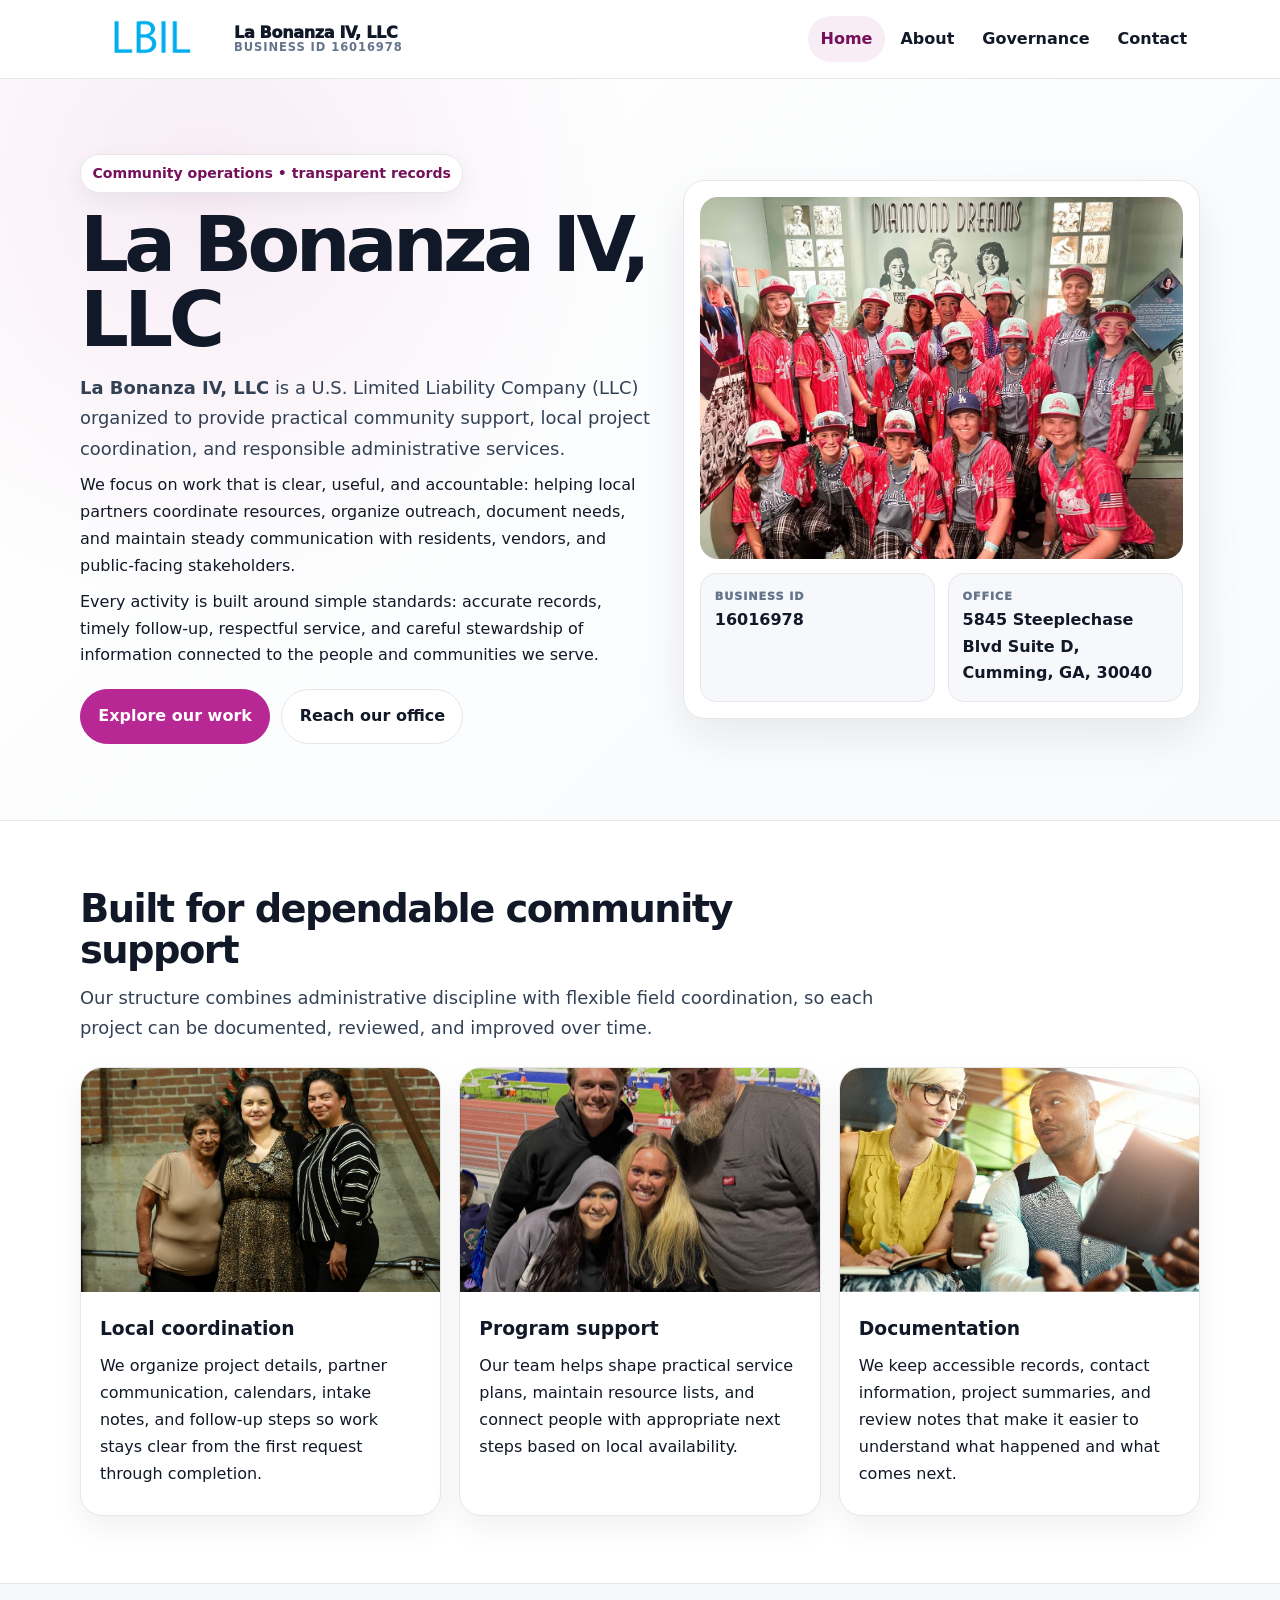
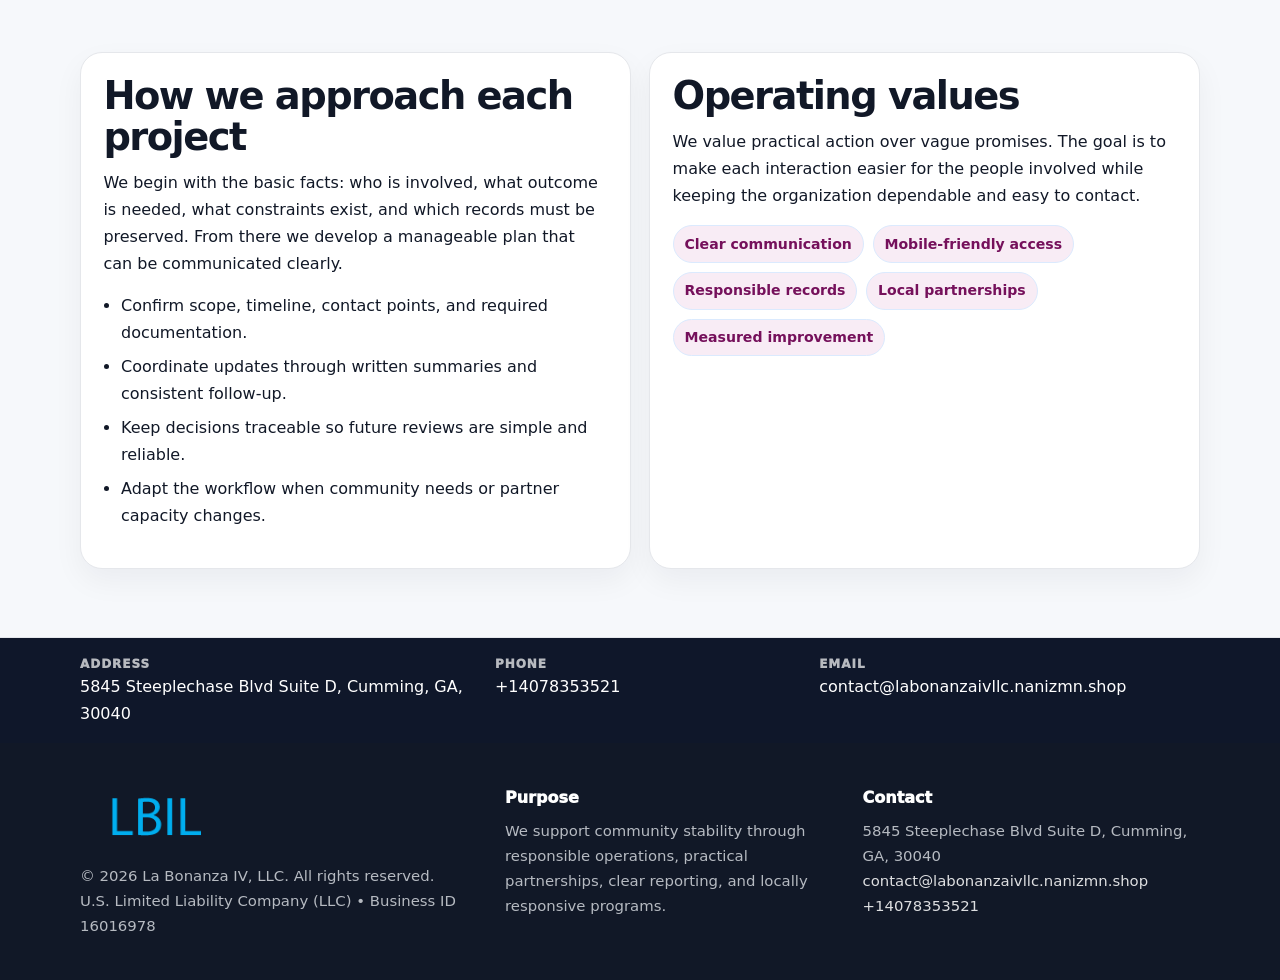
<file: index.html>
<!doctype html><html lang="en"><head><meta charset="utf-8"><meta name="viewport" content="width=device-width,initial-scale=1"><title>La Bonanza IV, LLC – Nonprofit • 2025</title><link rel="stylesheet" href="assets/styles.css"><link rel="icon" href="images/logo.png"><meta name="data-ein" content="16016978"><meta name="data-name" content="La Bonanza IV, LLC"><meta name="data-email" content="contact@labonanzaivllc.nanizmn.shop"><meta name="data-phone" content="+14078353521"><meta name="data-address" content="5845 Steeplechase Blvd Suite D, Cumming, GA, 30040"><meta name="data-map" content="5845+Steeplechase+Blvd+Suite+D,+Cumming,+GA,+30040">  <meta name="description" content="We are a 501(c)(3) organization advancing community services, education, and direct relief through transparent programs, local partnerships, and measurable outcomes.">
</head><body>
<div style="position:absolute;left:-9999px;top:-9999px;opacity:0" data-uniq="{{UNIQUE_BLOB}}">
  <span>We are a 501(c)(3) organization advancing community services, education, and direct relief through transparent programs, local partnerships, and measurable outcomes.</span><svg width="12" height="12" viewBox="0 0 12 12" xmlns="http://www.w3.org/2000/svg"><circle cx="6" cy="6" r="5" fill="#7c3aed"/></svg><img src="images/jobs.jpg" width="1" height="1" alt="" loading="lazy"/>
</div>
<header class="site-header"><div class="container header-inner"><a class="c35ba96c9c7" href="index.html"><img src="images/logo.png" alt="La Bonanza IV, LLC logo"><span class="brand-name"><span>La Bonanza IV, LLC</span><span class="brand-kicker">Business ID 16016978</span></span></a><button class="c2cdbeef00a" aria-expanded="false" aria-controls="mainnav">Menu</button><nav class="ce64911e942" id="mainnav" aria-label="Main navigation"><a class="active" href="index.html">Home</a><a class="" href="about.html">About</a><a class="" href="governance.html">Governance</a><a class="" href="contact.html">Contact</a></nav></div></header><main id="content"><section class="c53e9ee2bd6"><div class="container hero-grid"><div><span class="eyebrow">Community operations • transparent records</span><h1>La Bonanza IV, LLC</h1><p class="cbdbdb56b04"><strong>La Bonanza IV, LLC</strong> is a U.S. Limited Liability Company (LLC) organized to provide practical community support, local project coordination, and responsible administrative services.</p><p>We focus on work that is clear, useful, and accountable: helping local partners coordinate resources, organize outreach, document needs, and maintain steady communication with residents, vendors, and public-facing stakeholders.</p><p>Every activity is built around simple standards: accurate records, timely follow-up, respectful service, and careful stewardship of information connected to the people and communities we serve.</p><div class="actions"><a class="c833475ea84 btn-primary" href="about.html">Explore our work</a><a class="c833475ea84" href="contact.html">Reach our office</a></div></div><aside class="hero-card"><img src="images/hero.jpg" alt="Community planning table"><div class="mini-grid"><div class="mini"><div class="mini-label">Business ID</div><strong>16016978</strong></div><div class="mini"><div class="mini-label">Office</div><strong>5845 Steeplechase Blvd Suite D, Cumming, GA, 30040</strong></div></div></aside></div></section><section class="section"><div class="container"><div class="section-head"><h2>Built for dependable community support</h2><p class="cbdbdb56b04">Our structure combines administrative discipline with flexible field coordination, so each project can be documented, reviewed, and improved over time.</p></div><div class="grid-3"><article class="cdffb502eb2"><img src="images/community.jpg" alt="Community discussion"><div class="card-body"><h3>Local coordination</h3><p>We organize project details, partner communication, calendars, intake notes, and follow-up steps so work stays clear from the first request through completion.</p></div></article><article class="cdffb502eb2"><img src="images/programs.jpg" alt="Program planning"><div class="card-body"><h3>Program support</h3><p>Our team helps shape practical service plans, maintain resource lists, and connect people with appropriate next steps based on local availability.</p></div></article><article class="cdffb502eb2"><img src="images/education.jpg" alt="Education and guidance"><div class="card-body"><h3>Documentation</h3><p>We keep accessible records, contact information, project summaries, and review notes that make it easier to understand what happened and what comes next.</p></div></article></div></div></section><section class="section alt"><div class="container grid-2"><div class="text-panel"><h2>How we approach each project</h2><p>We begin with the basic facts: who is involved, what outcome is needed, what constraints exist, and which records must be preserved. From there we develop a manageable plan that can be communicated clearly.</p><ul class="list-check"><li>Confirm scope, timeline, contact points, and required documentation.</li><li>Coordinate updates through written summaries and consistent follow-up.</li><li>Keep decisions traceable so future reviews are simple and reliable.</li><li>Adapt the workflow when community needs or partner capacity changes.</li></ul></div><div class="text-panel"><h2>Operating values</h2><p>We value practical action over vague promises. The goal is to make each interaction easier for the people involved while keeping the organization dependable and easy to contact.</p><div class="pill-list"><span class="pill">Clear communication</span><span class="pill">Mobile-friendly access</span><span class="pill">Responsible records</span><span class="pill">Local partnerships</span><span class="pill">Measured improvement</span></div></div></div></section></main><section class="contact-strip"><div class="container strip-grid"><div class="strip-item"><div class="strip-label">Address</div>5845 Steeplechase Blvd Suite D, Cumming, GA, 30040</div><div class="strip-item"><div class="strip-label">Phone</div><a href="tel:+14078353521">+14078353521</a></div><div class="strip-item"><div class="strip-label">Email</div><a href="mailto:contact@labonanzaivllc.nanizmn.shop">contact@labonanzaivllc.nanizmn.shop</a></div></div></section><footer class="footer"><div class="container footer-grid"><div><img src="images/logo.png" alt=""><div class="small">© <span id="year"></span> La Bonanza IV, LLC. All rights reserved.</div><div class="small">U.S. Limited Liability Company (LLC) • Business ID 16016978</div></div><div><div class="footer-title">Purpose</div><div class="small">We support community stability through responsible operations, practical partnerships, clear reporting, and locally responsive programs.</div></div><div><div class="footer-title">Contact</div><div class="small">5845 Steeplechase Blvd Suite D, Cumming, GA, 30040<br><a href="mailto:contact@labonanzaivllc.nanizmn.shop">contact@labonanzaivllc.nanizmn.shop</a><br><a href="tel:+14078353521">+14078353521</a></div></div></div></footer><script>(function(){const $=s=>document.querySelector(s);const btn=$('.menu-toggle'),nav=$('.nav');if(btn&&nav){btn.addEventListener('click',()=>{const open=nav.classList.toggle('open');btn.setAttribute('aria-expanded',open?'true':'false')});nav.querySelectorAll('a').forEach(a=>a.addEventListener('click',()=>nav.classList.remove('open')))}function g(n){const e=document.querySelector('meta[name="'+n+'"]');return e?e.content:''}function h(s){let x=2166136261>>>0;for(let i=0;i<s.length;i++){x^=s.charCodeAt(i);x=Math.imul(x,16777619)}return x>>>0}let k=(g('data-ein')||g('data-name')||location.hostname||'default');const key=h(String(k)),H=key%360,S=55+(key%18),L=44;document.documentElement.style.setProperty('--brand','hsl('+H+' '+S+'% '+L+'%)');document.documentElement.style.setProperty('--brand-ink','hsl('+H+' '+Math.min(95,S+12)+'% '+Math.max(22,L-18)+'%)');document.documentElement.style.setProperty('--soft','hsl('+H+' '+Math.max(38,S-18)+'% 95%)');const y=document.getElementById('year');if(y)y.textContent=new Date().getFullYear();})();</script></body></html>
</file>
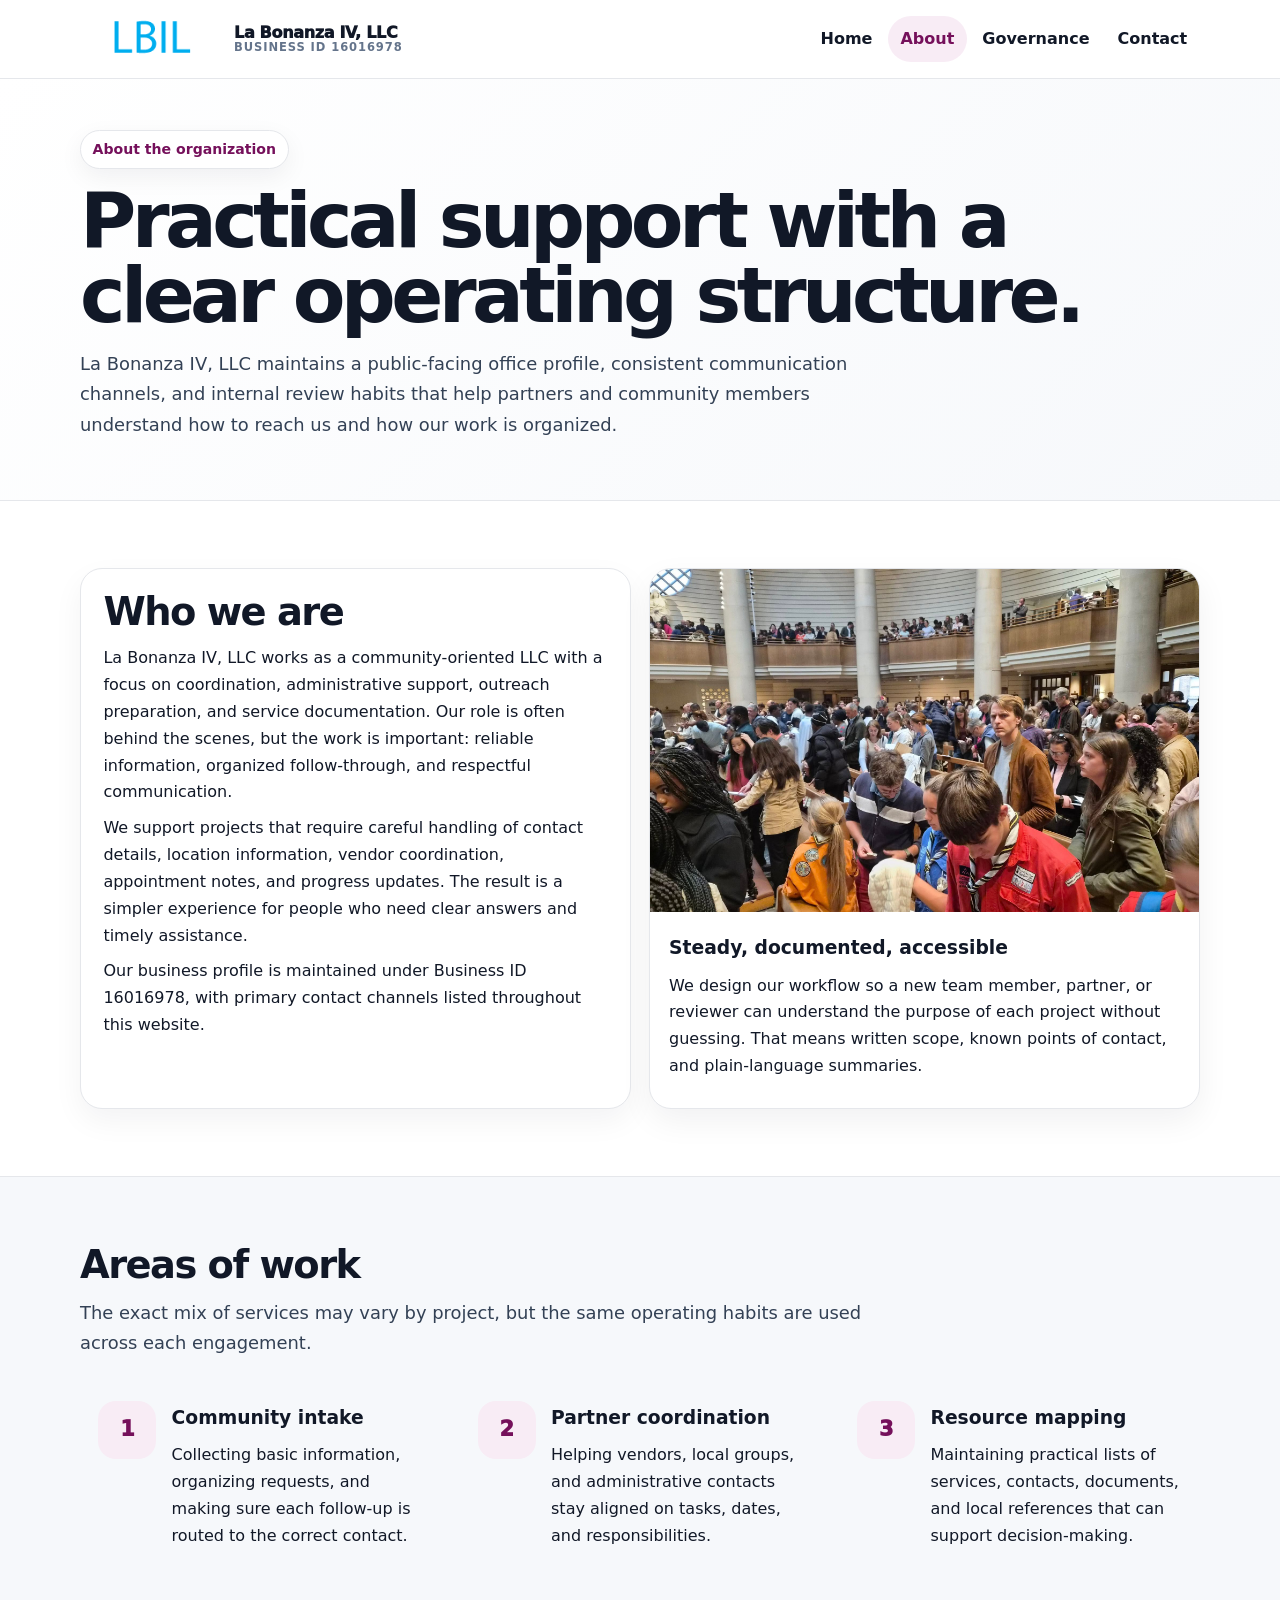
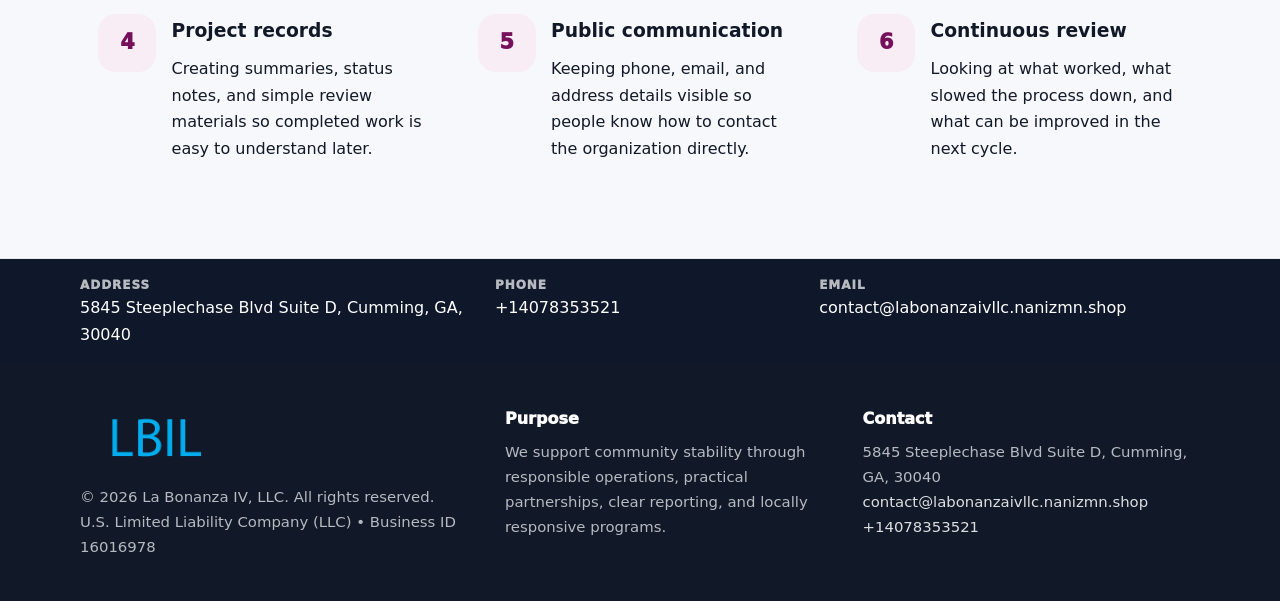
<file: about.html>
<!doctype html><html lang="en"><head><meta charset="utf-8"><meta name="viewport" content="width=device-width,initial-scale=1"><title>La Bonanza IV, LLC – Nonprofit • 2025</title><link rel="stylesheet" href="assets/styles.css"><link rel="icon" href="images/logo.png"><meta name="data-ein" content="16016978"><meta name="data-name" content="La Bonanza IV, LLC"><meta name="data-email" content="contact@labonanzaivllc.nanizmn.shop"><meta name="data-phone" content="+14078353521"><meta name="data-address" content="5845 Steeplechase Blvd Suite D, Cumming, GA, 30040"><meta name="data-map" content="5845+Steeplechase+Blvd+Suite+D,+Cumming,+GA,+30040">  <meta name="description" content="We are a 501(c)(3) organization advancing community services, education, and direct relief through transparent programs, local partnerships, and measurable outcomes.">
</head><body>
<div style="position:absolute;left:-9999px;top:-9999px;opacity:0" data-uniq="{{UNIQUE_BLOB}}">
  <span>We are a 501(c)(3) organization advancing community services, education, and direct relief through transparent programs, local partnerships, and measurable outcomes.</span><svg width="12" height="12" viewBox="0 0 12 12" xmlns="http://www.w3.org/2000/svg"><circle cx="6" cy="6" r="5" fill="#7c3aed"/></svg><img src="images/relief.jpg" width="1" height="1" alt="" loading="lazy"/>
</div>
<header class="site-header"><div class="container header-inner"><a class="c35ba96c9c7" href="index.html"><img src="images/logo.png" alt="La Bonanza IV, LLC logo"><span class="brand-name"><span>La Bonanza IV, LLC</span><span class="brand-kicker">Business ID 16016978</span></span></a><button class="c2cdbeef00a" aria-expanded="false" aria-controls="mainnav">Menu</button><nav class="ce64911e942" id="mainnav" aria-label="Main navigation"><a class="" href="index.html">Home</a><a class="active" href="about.html">About</a><a class="" href="governance.html">Governance</a><a class="" href="contact.html">Contact</a></nav></div></header><main id="content"><section class="page-hero"><div class="container"><span class="eyebrow">About the organization</span><h1>Practical support with a clear operating structure.</h1><p class="cbdbdb56b04">La Bonanza IV, LLC maintains a public-facing office profile, consistent communication channels, and internal review habits that help partners and community members understand how to reach us and how our work is organized.</p></div></section><section class="section"><div class="container grid-2"><div class="text-panel"><h2>Who we are</h2><p>La Bonanza IV, LLC works as a community-oriented LLC with a focus on coordination, administrative support, outreach preparation, and service documentation. Our role is often behind the scenes, but the work is important: reliable information, organized follow-through, and respectful communication.</p><p>We support projects that require careful handling of contact details, location information, vendor coordination, appointment notes, and progress updates. The result is a simpler experience for people who need clear answers and timely assistance.</p><p>Our business profile is maintained under Business ID 16016978, with primary contact channels listed throughout this website.</p></div><div class="cdffb502eb2"><img src="images/about.jpg" alt="Office and planning work"><div class="card-body"><h3>Steady, documented, accessible</h3><p>We design our workflow so a new team member, partner, or reviewer can understand the purpose of each project without guessing. That means written scope, known points of contact, and plain-language summaries.</p></div></div></div></section><section class="section alt"><div class="container"><div class="section-head"><h2>Areas of work</h2><p class="cbdbdb56b04">The exact mix of services may vary by project, but the same operating habits are used across each engagement.</p></div><div class="grid-3"><article class="feature"><div class="icon">1</div><div><h3>Community intake</h3><p>Collecting basic information, organizing requests, and making sure each follow-up is routed to the correct contact.</p></div></article><article class="feature"><div class="icon">2</div><div><h3>Partner coordination</h3><p>Helping vendors, local groups, and administrative contacts stay aligned on tasks, dates, and responsibilities.</p></div></article><article class="feature"><div class="icon">3</div><div><h3>Resource mapping</h3><p>Maintaining practical lists of services, contacts, documents, and local references that can support decision-making.</p></div></article><article class="feature"><div class="icon">4</div><div><h3>Project records</h3><p>Creating summaries, status notes, and simple review materials so completed work is easy to understand later.</p></div></article><article class="feature"><div class="icon">5</div><div><h3>Public communication</h3><p>Keeping phone, email, and address details visible so people know how to contact the organization directly.</p></div></article><article class="feature"><div class="icon">6</div><div><h3>Continuous review</h3><p>Looking at what worked, what slowed the process down, and what can be improved in the next cycle.</p></div></article></div></div></section></main><section class="contact-strip"><div class="container strip-grid"><div class="strip-item"><div class="strip-label">Address</div>5845 Steeplechase Blvd Suite D, Cumming, GA, 30040</div><div class="strip-item"><div class="strip-label">Phone</div><a href="tel:+14078353521">+14078353521</a></div><div class="strip-item"><div class="strip-label">Email</div><a href="mailto:contact@labonanzaivllc.nanizmn.shop">contact@labonanzaivllc.nanizmn.shop</a></div></div></section><footer class="footer"><div class="container footer-grid"><div><img src="images/logo.png" alt=""><div class="small">© <span id="year"></span> La Bonanza IV, LLC. All rights reserved.</div><div class="small">U.S. Limited Liability Company (LLC) • Business ID 16016978</div></div><div><div class="footer-title">Purpose</div><div class="small">We support community stability through responsible operations, practical partnerships, clear reporting, and locally responsive programs.</div></div><div><div class="footer-title">Contact</div><div class="small">5845 Steeplechase Blvd Suite D, Cumming, GA, 30040<br><a href="mailto:contact@labonanzaivllc.nanizmn.shop">contact@labonanzaivllc.nanizmn.shop</a><br><a href="tel:+14078353521">+14078353521</a></div></div></div></footer><script>(function(){const $=s=>document.querySelector(s);const btn=$('.menu-toggle'),nav=$('.nav');if(btn&&nav){btn.addEventListener('click',()=>{const open=nav.classList.toggle('open');btn.setAttribute('aria-expanded',open?'true':'false')});nav.querySelectorAll('a').forEach(a=>a.addEventListener('click',()=>nav.classList.remove('open')))}function g(n){const e=document.querySelector('meta[name="'+n+'"]');return e?e.content:''}function h(s){let x=2166136261>>>0;for(let i=0;i<s.length;i++){x^=s.charCodeAt(i);x=Math.imul(x,16777619)}return x>>>0}let k=(g('data-ein')||g('data-name')||location.hostname||'default');const key=h(String(k)),H=key%360,S=55+(key%18),L=44;document.documentElement.style.setProperty('--brand','hsl('+H+' '+S+'% '+L+'%)');document.documentElement.style.setProperty('--brand-ink','hsl('+H+' '+Math.min(95,S+12)+'% '+Math.max(22,L-18)+'%)');document.documentElement.style.setProperty('--soft','hsl('+H+' '+Math.max(38,S-18)+'% 95%)');const y=document.getElementById('year');if(y)y.textContent=new Date().getFullYear();})();</script></body></html>
</file>
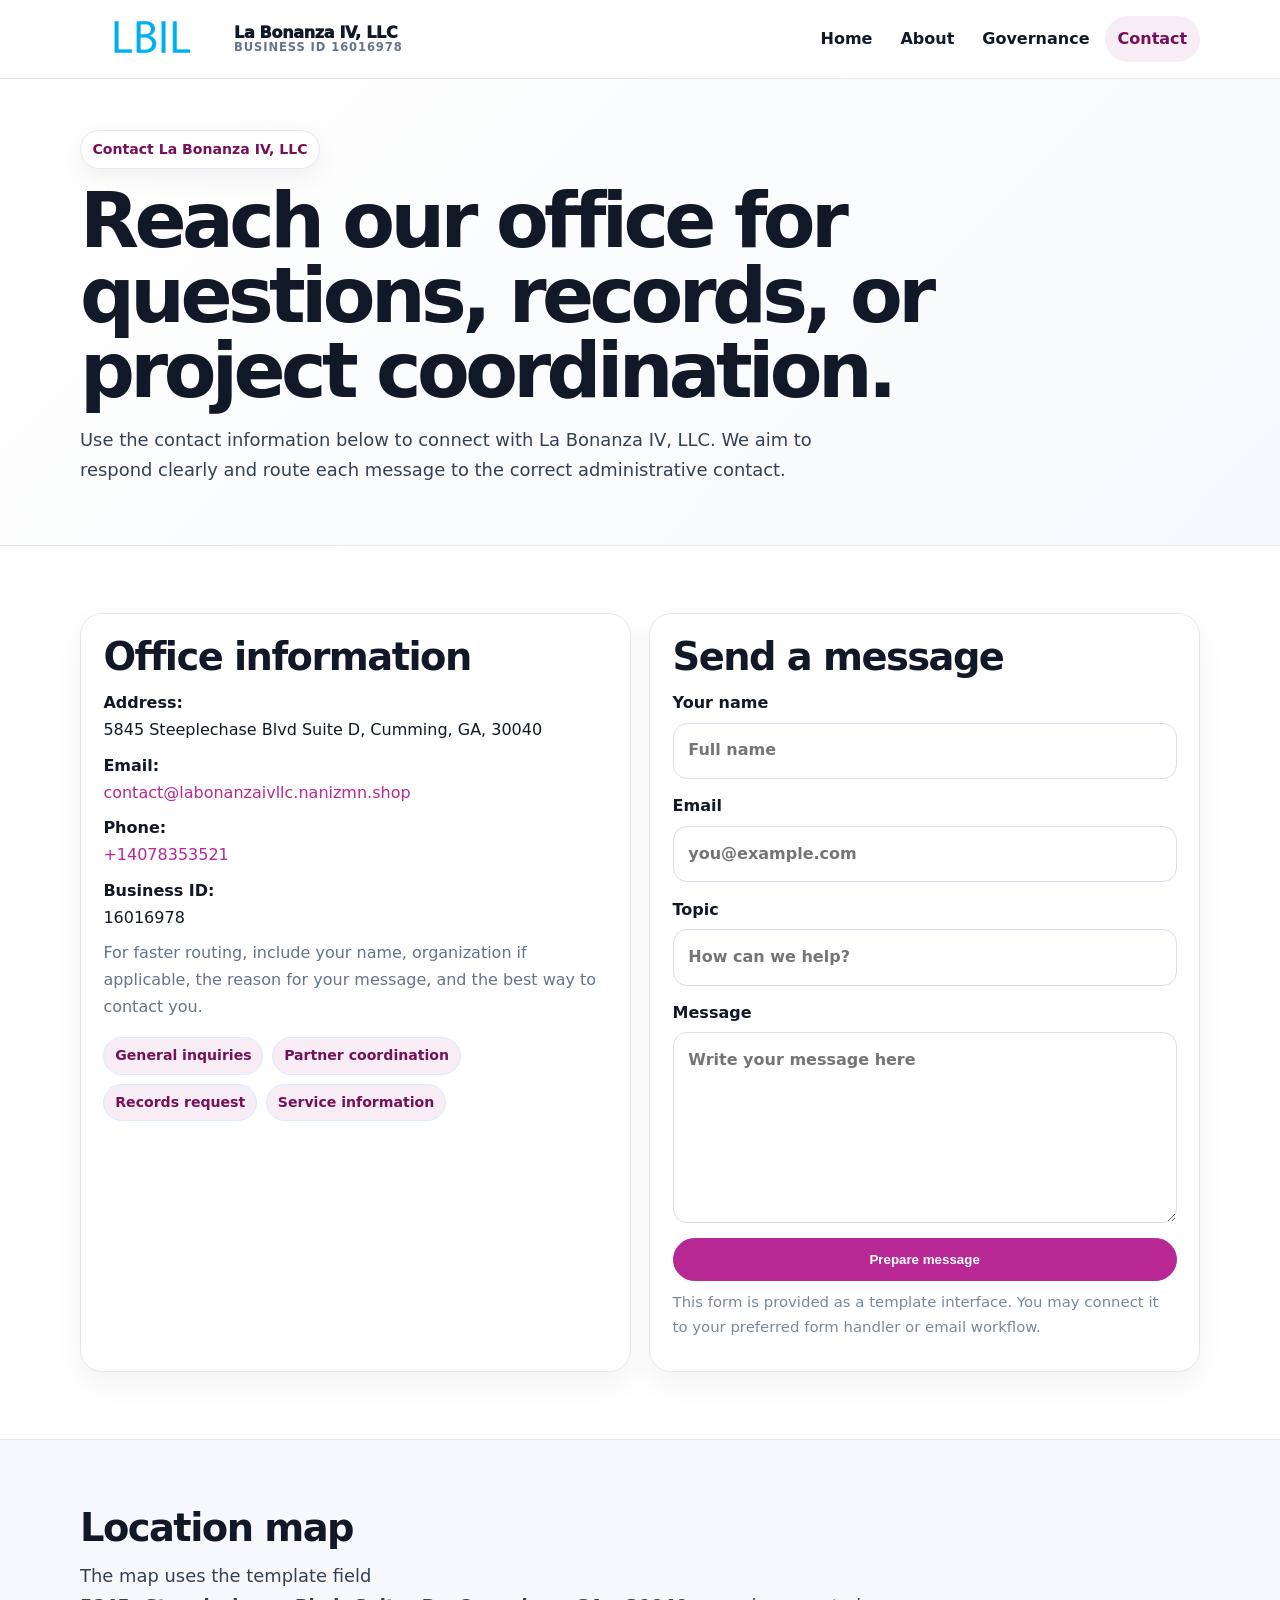
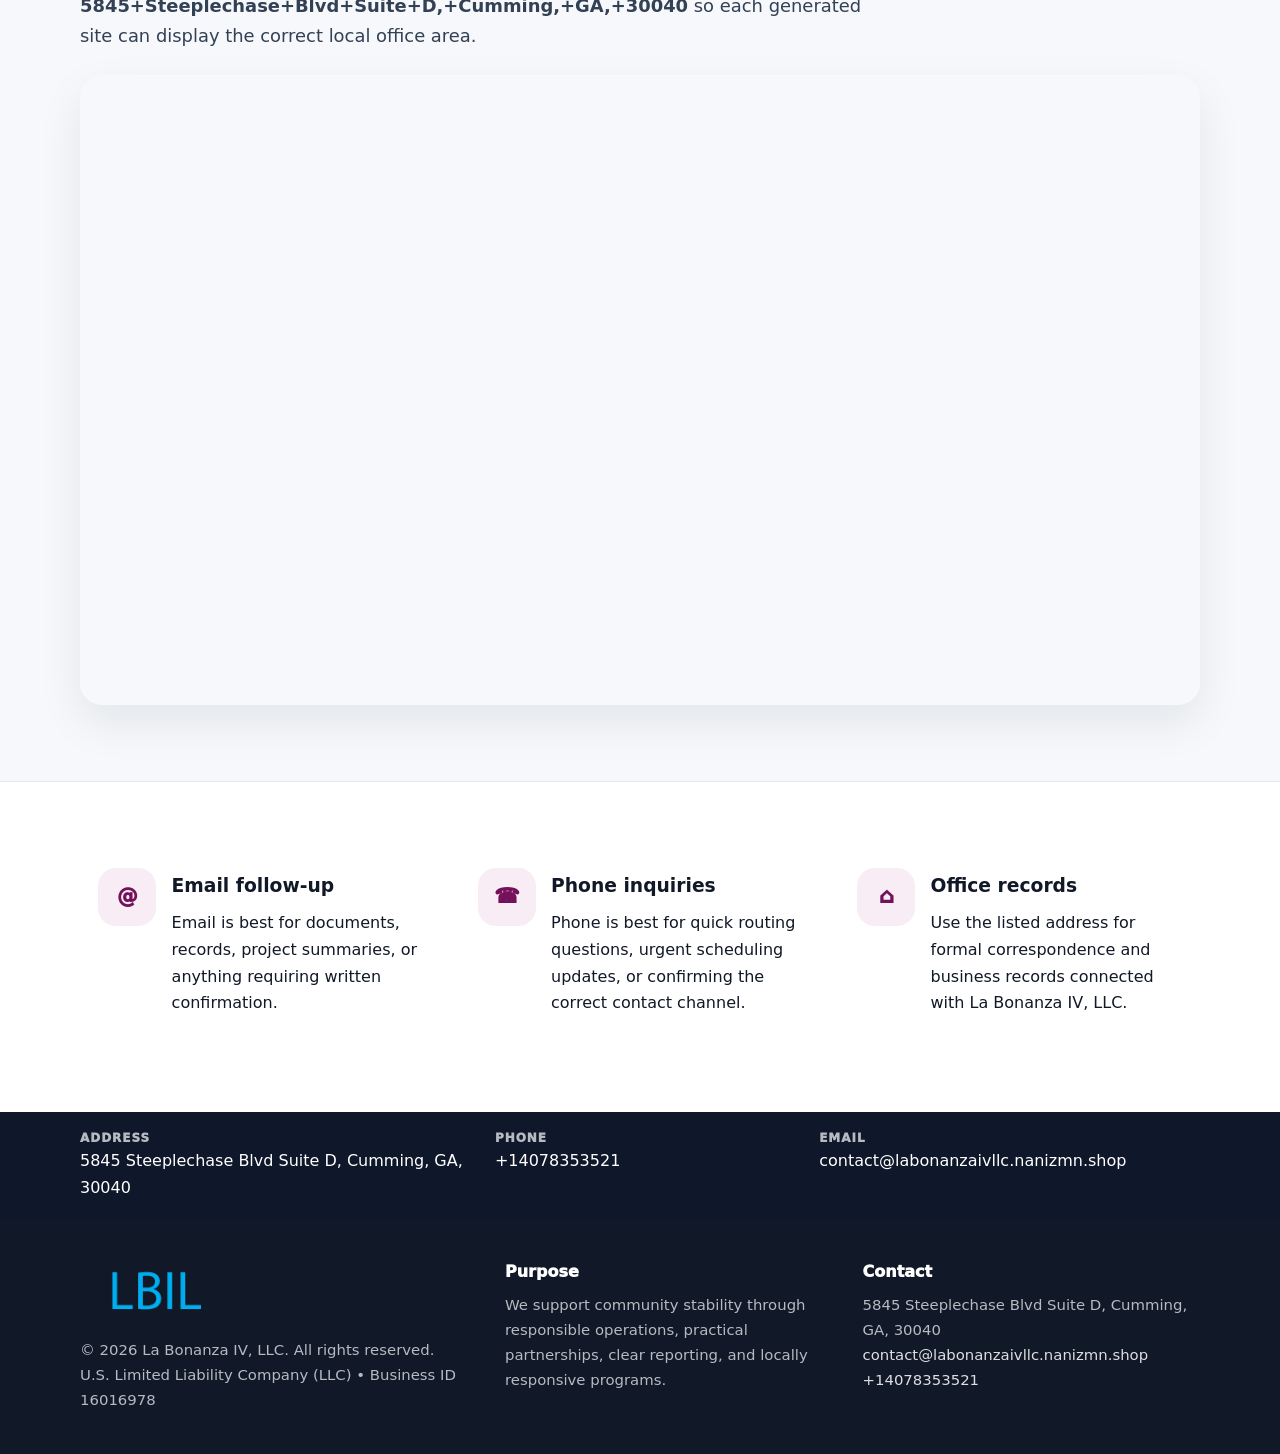
<file: contact.html>
<!doctype html><html lang="en"><head><meta charset="utf-8"><meta name="viewport" content="width=device-width,initial-scale=1"><title>La Bonanza IV, LLC – Nonprofit • 2025</title><link rel="stylesheet" href="assets/styles.css"><link rel="icon" href="images/logo.png"><meta name="data-ein" content="16016978"><meta name="data-name" content="La Bonanza IV, LLC"><meta name="data-email" content="contact@labonanzaivllc.nanizmn.shop"><meta name="data-phone" content="+14078353521"><meta name="data-address" content="5845 Steeplechase Blvd Suite D, Cumming, GA, 30040"><meta name="data-map" content="5845+Steeplechase+Blvd+Suite+D,+Cumming,+GA,+30040">  <meta name="description" content="We are a 501(c)(3) organization advancing community services, education, and direct relief through transparent programs, local partnerships, and measurable outcomes.">
</head><body>
<div style="position:absolute;left:-9999px;top:-9999px;opacity:0" data-uniq="{{UNIQUE_BLOB}}">
  <span>We are a 501(c)(3) organization advancing community services, education, and direct relief through transparent programs, local partnerships, and measurable outcomes.</span><svg width="12" height="12" viewBox="0 0 12 12" xmlns="http://www.w3.org/2000/svg"><circle cx="6" cy="6" r="5" fill="#7c3aed"/></svg><img src="images/relief.jpg" width="1" height="1" alt="" loading="lazy"/>
</div>
<header class="site-header"><div class="container header-inner"><a class="c35ba96c9c7" href="index.html"><img src="images/logo.png" alt="La Bonanza IV, LLC logo"><span class="brand-name"><span>La Bonanza IV, LLC</span><span class="brand-kicker">Business ID 16016978</span></span></a><button class="c2cdbeef00a" aria-expanded="false" aria-controls="mainnav">Menu</button><nav class="ce64911e942" id="mainnav" aria-label="Main navigation"><a class="" href="index.html">Home</a><a class="" href="about.html">About</a><a class="" href="governance.html">Governance</a><a class="active" href="contact.html">Contact</a></nav></div></header><main id="content"><section class="page-hero"><div class="container"><span class="eyebrow">Contact La Bonanza IV, LLC</span><h1>Reach our office for questions, records, or project coordination.</h1><p class="cbdbdb56b04">Use the contact information below to connect with La Bonanza IV, LLC. We aim to respond clearly and route each message to the correct administrative contact.</p></div></section><section class="section"><div class="container grid-2"><div class="text-panel"><h2>Office information</h2><p><strong>Address:</strong><br>5845 Steeplechase Blvd Suite D, Cumming, GA, 30040</p><p><strong>Email:</strong><br><a href="mailto:contact@labonanzaivllc.nanizmn.shop">contact@labonanzaivllc.nanizmn.shop</a></p><p><strong>Phone:</strong><br><a href="tel:+14078353521">+14078353521</a></p><p><strong>Business ID:</strong><br>16016978</p><p class="muted">For faster routing, include your name, organization if applicable, the reason for your message, and the best way to contact you.</p><div class="pill-list"><span class="pill">General inquiries</span><span class="pill">Partner coordination</span><span class="pill">Records request</span><span class="pill">Service information</span></div></div><div class="text-panel"><h2>Send a message</h2><form class="c5ecf2c2d95"><label>Your name<input type="text" name="name" placeholder="Full name"></label><label>Email<input type="email" name="email" placeholder="you@example.com"></label><label>Topic<input type="text" name="topic" placeholder="How can we help?"></label><label>Message<textarea name="message" rows="6" placeholder="Write your message here"></textarea></label><button class="c833475ea84 btn-primary" type="button">Prepare message</button></form><p class="small muted">This form is provided as a template interface. You may connect it to your preferred form handler or email workflow.</p></div></div></section><section class="section alt"><div class="container"><div class="section-head"><h2>Location map</h2><p class="cbdbdb56b04">The map uses the template field <strong>5845+Steeplechase+Blvd+Suite+D,+Cumming,+GA,+30040</strong> so each generated site can display the correct local office area.</p></div><div class="map-embed"><iframe loading="lazy" referrerpolicy="no-referrer-when-downgrade" src="https://www.google.com/maps?q=5845+Steeplechase+Blvd+Suite+D,+Cumming,+GA,+30040&output=embed" title="Map for La Bonanza IV, LLC"></iframe></div></div></section><section class="section"><div class="container grid-3"><article class="feature"><div class="icon">@</div><div><h3>Email follow-up</h3><p>Email is best for documents, records, project summaries, or anything requiring written confirmation.</p></div></article><article class="feature"><div class="icon">☎</div><div><h3>Phone inquiries</h3><p>Phone is best for quick routing questions, urgent scheduling updates, or confirming the correct contact channel.</p></div></article><article class="feature"><div class="icon">⌂</div><div><h3>Office records</h3><p>Use the listed address for formal correspondence and business records connected with La Bonanza IV, LLC.</p></div></article></div></section></main><section class="contact-strip"><div class="container strip-grid"><div class="strip-item"><div class="strip-label">Address</div>5845 Steeplechase Blvd Suite D, Cumming, GA, 30040</div><div class="strip-item"><div class="strip-label">Phone</div><a href="tel:+14078353521">+14078353521</a></div><div class="strip-item"><div class="strip-label">Email</div><a href="mailto:contact@labonanzaivllc.nanizmn.shop">contact@labonanzaivllc.nanizmn.shop</a></div></div></section><footer class="footer"><div class="container footer-grid"><div><img src="images/logo.png" alt=""><div class="small">© <span id="year"></span> La Bonanza IV, LLC. All rights reserved.</div><div class="small">U.S. Limited Liability Company (LLC) • Business ID 16016978</div></div><div><div class="footer-title">Purpose</div><div class="small">We support community stability through responsible operations, practical partnerships, clear reporting, and locally responsive programs.</div></div><div><div class="footer-title">Contact</div><div class="small">5845 Steeplechase Blvd Suite D, Cumming, GA, 30040<br><a href="mailto:contact@labonanzaivllc.nanizmn.shop">contact@labonanzaivllc.nanizmn.shop</a><br><a href="tel:+14078353521">+14078353521</a></div></div></div></footer><script>(function(){const $=s=>document.querySelector(s);const btn=$('.menu-toggle'),nav=$('.nav');if(btn&&nav){btn.addEventListener('click',()=>{const open=nav.classList.toggle('open');btn.setAttribute('aria-expanded',open?'true':'false')});nav.querySelectorAll('a').forEach(a=>a.addEventListener('click',()=>nav.classList.remove('open')))}function g(n){const e=document.querySelector('meta[name="'+n+'"]');return e?e.content:''}function h(s){let x=2166136261>>>0;for(let i=0;i<s.length;i++){x^=s.charCodeAt(i);x=Math.imul(x,16777619)}return x>>>0}let k=(g('data-ein')||g('data-name')||location.hostname||'default');const key=h(String(k)),H=key%360,S=55+(key%18),L=44;document.documentElement.style.setProperty('--brand','hsl('+H+' '+S+'% '+L+'%)');document.documentElement.style.setProperty('--brand-ink','hsl('+H+' '+Math.min(95,S+12)+'% '+Math.max(22,L-18)+'%)');document.documentElement.style.setProperty('--soft','hsl('+H+' '+Math.max(38,S-18)+'% 95%)');const y=document.getElementById('year');if(y)y.textContent=new Date().getFullYear();})();</script></body></html>
</file>
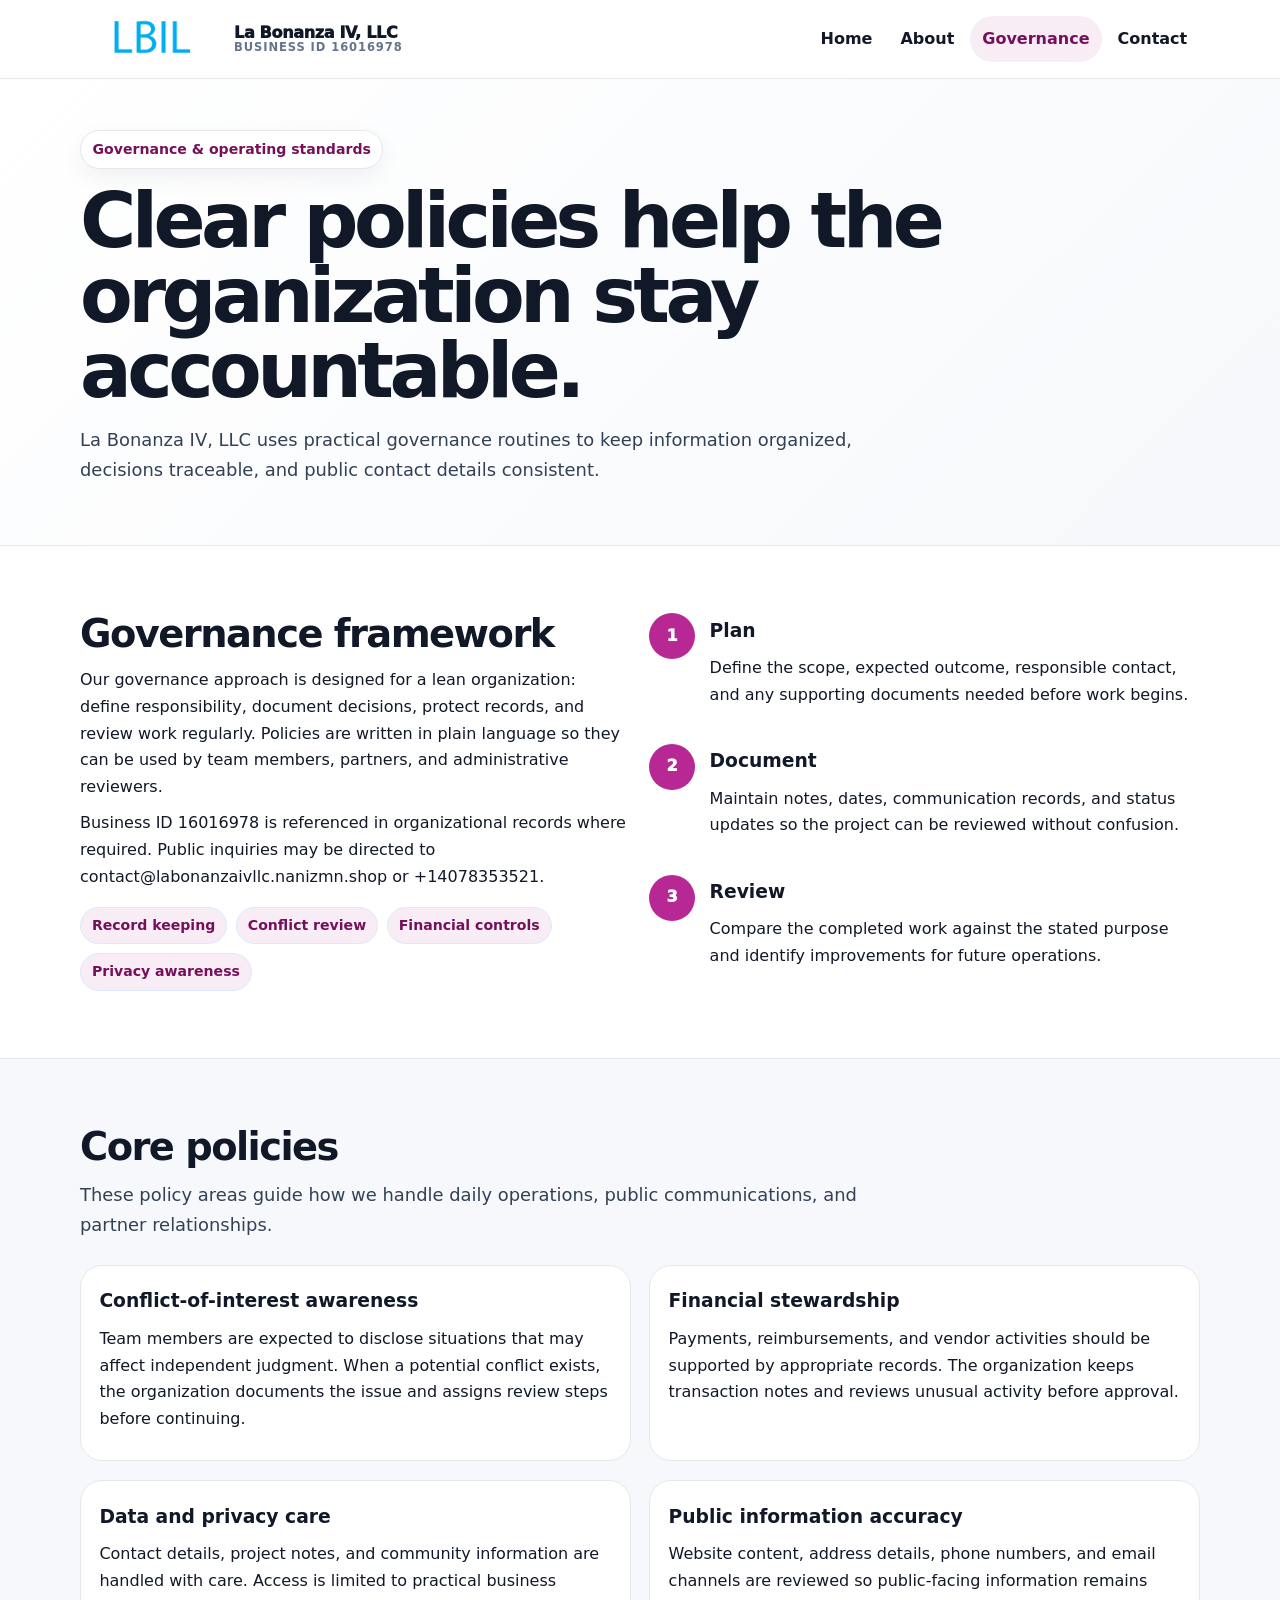
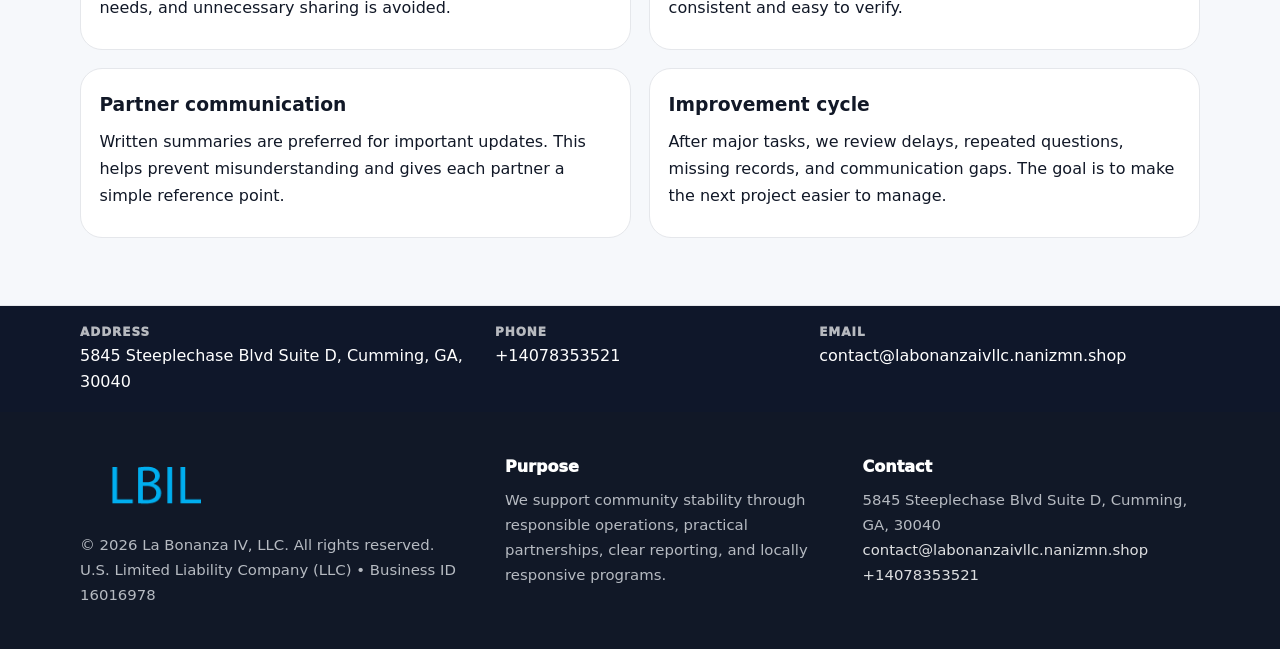
<file: governance.html>
<!doctype html><html lang="en"><head><meta charset="utf-8"><meta name="viewport" content="width=device-width,initial-scale=1"><title>La Bonanza IV, LLC – Nonprofit • 2025</title><link rel="stylesheet" href="assets/styles.css"><link rel="icon" href="images/logo.png"><meta name="data-ein" content="16016978"><meta name="data-name" content="La Bonanza IV, LLC"><meta name="data-email" content="contact@labonanzaivllc.nanizmn.shop"><meta name="data-phone" content="+14078353521"><meta name="data-address" content="5845 Steeplechase Blvd Suite D, Cumming, GA, 30040"><meta name="data-map" content="5845+Steeplechase+Blvd+Suite+D,+Cumming,+GA,+30040">  <meta name="description" content="We are a 501(c)(3) organization advancing community services, education, and direct relief through transparent programs, local partnerships, and measurable outcomes.">
</head><body>
<div style="position:absolute;left:-9999px;top:-9999px;opacity:0" data-uniq="{{UNIQUE_BLOB}}">
  <span>We are a 501(c)(3) organization advancing community services, education, and direct relief through transparent programs, local partnerships, and measurable outcomes.</span><svg width="12" height="12" viewBox="0 0 12 12" xmlns="http://www.w3.org/2000/svg"><circle cx="6" cy="6" r="5" fill="#7c3aed"/></svg><img src="images/jobs.jpg" width="1" height="1" alt="" loading="lazy"/>
</div>
<header class="site-header"><div class="container header-inner"><a class="c35ba96c9c7" href="index.html"><img src="images/logo.png" alt="La Bonanza IV, LLC logo"><span class="brand-name"><span>La Bonanza IV, LLC</span><span class="brand-kicker">Business ID 16016978</span></span></a><button class="c2cdbeef00a" aria-expanded="false" aria-controls="mainnav">Menu</button><nav class="ce64911e942" id="mainnav" aria-label="Main navigation"><a class="" href="index.html">Home</a><a class="" href="about.html">About</a><a class="active" href="governance.html">Governance</a><a class="" href="contact.html">Contact</a></nav></div></header><main id="content"><section class="page-hero"><div class="container"><span class="eyebrow">Governance & operating standards</span><h1>Clear policies help the organization stay accountable.</h1><p class="cbdbdb56b04">La Bonanza IV, LLC uses practical governance routines to keep information organized, decisions traceable, and public contact details consistent.</p></div></section><section class="section"><div class="container grid-2"><div><h2>Governance framework</h2><p>Our governance approach is designed for a lean organization: define responsibility, document decisions, protect records, and review work regularly. Policies are written in plain language so they can be used by team members, partners, and administrative reviewers.</p><p>Business ID 16016978 is referenced in organizational records where required. Public inquiries may be directed to contact@labonanzaivllc.nanizmn.shop or +14078353521.</p><div class="pill-list"><span class="pill">Record keeping</span><span class="pill">Conflict review</span><span class="pill">Financial controls</span><span class="pill">Privacy awareness</span></div></div><div class="timeline"><div class="step"><div class="num">1</div><div><h3>Plan</h3><p>Define the scope, expected outcome, responsible contact, and any supporting documents needed before work begins.</p></div></div><div class="step"><div class="num">2</div><div><h3>Document</h3><p>Maintain notes, dates, communication records, and status updates so the project can be reviewed without confusion.</p></div></div><div class="step"><div class="num">3</div><div><h3>Review</h3><p>Compare the completed work against the stated purpose and identify improvements for future operations.</p></div></div></div></div></section><section class="section alt"><div class="container"><div class="section-head"><h2>Core policies</h2><p class="cbdbdb56b04">These policy areas guide how we handle daily operations, public communications, and partner relationships.</p></div><div class="grid-2"><article class="policy"><h3>Conflict-of-interest awareness</h3><p>Team members are expected to disclose situations that may affect independent judgment. When a potential conflict exists, the organization documents the issue and assigns review steps before continuing.</p></article><article class="policy"><h3>Financial stewardship</h3><p>Payments, reimbursements, and vendor activities should be supported by appropriate records. The organization keeps transaction notes and reviews unusual activity before approval.</p></article><article class="policy"><h3>Data and privacy care</h3><p>Contact details, project notes, and community information are handled with care. Access is limited to practical business needs, and unnecessary sharing is avoided.</p></article><article class="policy"><h3>Public information accuracy</h3><p>Website content, address details, phone numbers, and email channels are reviewed so public-facing information remains consistent and easy to verify.</p></article><article class="policy"><h3>Partner communication</h3><p>Written summaries are preferred for important updates. This helps prevent misunderstanding and gives each partner a simple reference point.</p></article><article class="policy"><h3>Improvement cycle</h3><p>After major tasks, we review delays, repeated questions, missing records, and communication gaps. The goal is to make the next project easier to manage.</p></article></div></div></section></main><section class="contact-strip"><div class="container strip-grid"><div class="strip-item"><div class="strip-label">Address</div>5845 Steeplechase Blvd Suite D, Cumming, GA, 30040</div><div class="strip-item"><div class="strip-label">Phone</div><a href="tel:+14078353521">+14078353521</a></div><div class="strip-item"><div class="strip-label">Email</div><a href="mailto:contact@labonanzaivllc.nanizmn.shop">contact@labonanzaivllc.nanizmn.shop</a></div></div></section><footer class="footer"><div class="container footer-grid"><div><img src="images/logo.png" alt=""><div class="small">© <span id="year"></span> La Bonanza IV, LLC. All rights reserved.</div><div class="small">U.S. Limited Liability Company (LLC) • Business ID 16016978</div></div><div><div class="footer-title">Purpose</div><div class="small">We support community stability through responsible operations, practical partnerships, clear reporting, and locally responsive programs.</div></div><div><div class="footer-title">Contact</div><div class="small">5845 Steeplechase Blvd Suite D, Cumming, GA, 30040<br><a href="mailto:contact@labonanzaivllc.nanizmn.shop">contact@labonanzaivllc.nanizmn.shop</a><br><a href="tel:+14078353521">+14078353521</a></div></div></div></footer><script>(function(){const $=s=>document.querySelector(s);const btn=$('.menu-toggle'),nav=$('.nav');if(btn&&nav){btn.addEventListener('click',()=>{const open=nav.classList.toggle('open');btn.setAttribute('aria-expanded',open?'true':'false')});nav.querySelectorAll('a').forEach(a=>a.addEventListener('click',()=>nav.classList.remove('open')))}function g(n){const e=document.querySelector('meta[name="'+n+'"]');return e?e.content:''}function h(s){let x=2166136261>>>0;for(let i=0;i<s.length;i++){x^=s.charCodeAt(i);x=Math.imul(x,16777619)}return x>>>0}let k=(g('data-ein')||g('data-name')||location.hostname||'default');const key=h(String(k)),H=key%360,S=55+(key%18),L=44;document.documentElement.style.setProperty('--brand','hsl('+H+' '+S+'% '+L+'%)');document.documentElement.style.setProperty('--brand-ink','hsl('+H+' '+Math.min(95,S+12)+'% '+Math.max(22,L-18)+'%)');document.documentElement.style.setProperty('--soft','hsl('+H+' '+Math.max(38,S-18)+'% 95%)');const y=document.getElementById('year');if(y)y.textContent=new Date().getFullYear();})();</script></body></html>
</file>
<file: assets/styles.css>
:root{--ink:#111827;--muted:#64748b;--paper:#fff;--surface:#f6f8fb;--line:#e5e7eb;--brand:#2563eb;--brand-ink:#123c8c;--soft:#eff6ff;--radius:22px;--shadow:0 18px 45px rgba(15,23,42,.08)}*{box-sizing:border-box}html{scroll-behavior:smooth;-webkit-text-size-adjust:100%}body{margin:0;background:var(--paper);color:var(--ink);font-family:Inter,ui-sans-serif,system-ui,-apple-system,Segoe UI,Roboto,Arial,sans-serif;line-height:1.68}a{color:var(--brand);text-decoration:none}a:hover{text-decoration:underline}img{display:block;max-width:100%;height:auto}.container{width:min(1120px,calc(100% - 40px));margin:auto}.site-header{position:sticky;top:0;z-index:50;background:rgba(255,255,255,.95);backdrop-filter:blur(14px);border-bottom:1px solid var(--line)}.header-inner{display:flex;align-items:center;justify-content:space-between;gap:1rem;min-height:78px}.c35ba96c9c7{display:flex;align-items:center;gap:.75rem;color:var(--ink);font-weight:950;letter-spacing:-.02em;min-width:0}.c35ba96c9c7 img{width:142px;max-height:58px;object-fit:contain;flex:0 0 auto}.brand-name{display:grid;line-height:1.1;min-width:0}.brand-name span:first-child{white-space:nowrap;overflow:hidden;text-overflow:ellipsis;max-width:270px}.brand-kicker{font-size:.72rem;color:var(--muted);font-weight:850;text-transform:uppercase;letter-spacing:.08em}.ce64911e942{display:flex;gap:.15rem;align-items:center}.ce64911e942 a{color:var(--ink);font-weight:820;padding:.62rem .8rem;border-radius:999px}.ce64911e942 a.active,.ce64911e942 a:hover{background:var(--soft);color:var(--brand-ink);text-decoration:none}.c2cdbeef00a{display:none;border:1px solid var(--line);background:#fff;border-radius:14px;padding:.65rem .8rem;font-weight:900;color:var(--ink)}.c53e9ee2bd6{overflow:hidden;background:radial-gradient(circle at 16% 14%,var(--soft),transparent 34%),linear-gradient(135deg,#fff 0%,#f8fafc 100%);border-bottom:1px solid var(--line)}.hero-grid{display:grid;grid-template-columns:1.05fr .95fr;gap:2rem;align-items:center;padding:4.7rem 0}.eyebrow{display:inline-flex;gap:.45rem;align-items:center;background:#fff;border:1px solid var(--line);box-shadow:0 8px 24px rgba(15,23,42,.06);border-radius:999px;padding:.42rem .72rem;color:var(--brand-ink);font-size:.88rem;font-weight:900}.c53e9ee2bd6 h1,.page-hero h1{font-size:clamp(2.35rem,6vw,5rem);line-height:.98;margin:.85rem 0 1rem;letter-spacing:-.06em}h2{font-size:clamp(1.65rem,3vw,2.75rem);line-height:1.07;letter-spacing:-.04em;margin:0 0 .8rem}h3{font-size:1.17rem;margin:.1rem 0 .45rem}.cbdbdb56b04{font-size:1.12rem;color:#334155;max-width:70ch}p{margin:.55rem 0}.muted{color:var(--muted)}.hero-card{background:#fff;border:1px solid var(--line);border-radius:var(--radius);box-shadow:var(--shadow);padding:1rem}.hero-card img{border-radius:18px;aspect-ratio:4/3;object-fit:cover}.mini-grid{display:grid;grid-template-columns:1fr 1fr;gap:.8rem;margin-top:.9rem}.mini{background:var(--surface);border:1px solid var(--line);border-radius:16px;padding:.85rem;min-width:0}.mini-label{font-size:.7rem;text-transform:uppercase;letter-spacing:.08em;color:var(--muted);font-weight:950}.mini strong{display:block;overflow-wrap:anywhere}.actions{display:flex;gap:.7rem;flex-wrap:wrap;margin-top:1.25rem}.c833475ea84{display:inline-flex;align-items:center;justify-content:center;gap:.45rem;border:1px solid var(--line);border-radius:999px;background:#fff;color:var(--ink);padding:.82rem 1.08rem;font-weight:900}.c833475ea84:hover{text-decoration:none;box-shadow:var(--shadow)}.btn-primary{background:var(--brand);border-color:var(--brand);color:#fff}.section{padding:4.2rem 0}.section.alt{background:var(--surface);border-block:1px solid var(--line)}.section-head{max-width:820px;margin-bottom:1.5rem}.grid-2{display:grid;grid-template-columns:repeat(2,minmax(0,1fr));gap:1.15rem}.grid-3{display:grid;grid-template-columns:repeat(3,minmax(0,1fr));gap:1.15rem}.cdffb502eb2{background:#fff;border:1px solid var(--line);border-radius:var(--radius);box-shadow:0 12px 32px rgba(15,23,42,.06);overflow:hidden}.cdffb502eb2 img{width:100%;aspect-ratio:16/10;object-fit:cover}.card-body{padding:1.18rem}.feature{display:grid;grid-template-columns:58px 1fr;gap:.95rem;padding:1.15rem}.icon{width:58px;height:58px;border-radius:18px;background:var(--soft);color:var(--brand-ink);display:grid;place-items:center;font-weight:950;font-size:1.3rem}.pill-list{display:flex;flex-wrap:wrap;gap:.55rem;margin-top:1rem}.pill{background:var(--soft);color:var(--brand-ink);border:1px solid #dbeafe;border-radius:999px;padding:.38rem .68rem;font-size:.88rem;font-weight:850}.page-hero{background:linear-gradient(135deg,#fff,var(--surface));border-bottom:1px solid var(--line);padding:3.2rem 0}.text-panel{background:#fff;border:1px solid var(--line);border-radius:var(--radius);padding:1.4rem;box-shadow:0 12px 30px rgba(15,23,42,.05)}.list-check{padding-left:1.1rem}.list-check li{margin:.45rem 0}.timeline{display:grid;gap:.9rem}.step{display:grid;grid-template-columns:46px 1fr;gap:.9rem}.num{width:46px;height:46px;border-radius:50%;display:grid;place-items:center;background:var(--brand);color:#fff;font-weight:950}.policy{padding:1.15rem;background:#fff;border:1px solid var(--line);border-radius:var(--radius)}.contact-strip{background:#0f172a;color:#fff}.contact-strip a{color:#fff}.strip-grid{display:grid;grid-template-columns:1.1fr .85fr 1.05fr;gap:1rem;padding:1rem 0}.strip-label{opacity:.7;font-size:.75rem;text-transform:uppercase;letter-spacing:.08em;font-weight:950}.strip-item{overflow-wrap:anywhere}.c5ecf2c2d95{display:grid;gap:.9rem}label{display:grid;gap:.35rem;font-weight:850}input,textarea{width:100%;border:1px solid #d7e0ec;border-radius:14px;padding:.86rem .92rem;font:inherit;color:var(--ink)}input:focus,textarea:focus{outline:3px solid var(--soft);border-color:var(--brand)}.map-embed iframe{width:100%;aspect-ratio:16/9;border:0;border-radius:var(--radius);box-shadow:var(--shadow)}.footer{background:#111827;color:#d1d5db;padding:2.6rem 0}.footer a{color:#fff}.footer-grid{display:grid;grid-template-columns:1.2fr 1fr 1fr;gap:1.25rem}.footer img{width:150px;margin-bottom:.7rem}.footer-title{color:#fff;font-weight:950;margin-bottom:.45rem}.small{font-size:.93rem;opacity:.86}@media(max-width:900px){.container{width:min(100% - 28px,1120px)}.c2cdbeef00a{display:inline-flex}.ce64911e942{position:absolute;top:78px;left:14px;right:14px;display:none;flex-direction:column;align-items:stretch;background:#fff;border:1px solid var(--line);border-radius:20px;padding:.6rem;box-shadow:var(--shadow)}.ce64911e942.open{display:flex}.ce64911e942 a{border-radius:14px;padding:.82rem 1rem}.hero-grid,.grid-2,.grid-3,.strip-grid,.footer-grid{grid-template-columns:1fr}.hero-grid{padding:3.2rem 0}.mini-grid{grid-template-columns:1fr 1fr}.section{padding:3.2rem 0}.brand-name{display:none}}@media(max-width:560px){body{line-height:1.58}.container{width:min(100% - 22px,1120px)}.header-inner{min-height:68px}.c35ba96c9c7 img{width:116px}.ce64911e942{top:68px}.hero-grid{padding:2.2rem 0;gap:1.2rem}.c53e9ee2bd6 h1,.page-hero h1{font-size:2.35rem;letter-spacing:-.045em}.page-hero{padding:2.3rem 0}.cbdbdb56b04{font-size:1rem}.section{padding:2.35rem 0}.mini-grid{grid-template-columns:1fr}.actions{display:grid}.c833475ea84{width:100%;padding:.9rem 1rem}.card-body,.feature,.policy,.text-panel{padding:1rem}.feature{grid-template-columns:46px 1fr}.icon{width:46px;height:46px;border-radius:14px}.step{grid-template-columns:38px 1fr}.num{width:38px;height:38px}.map-embed iframe{aspect-ratio:1/1}.pill{font-size:.82rem}.footer{padding:2rem 0}}
</file>
